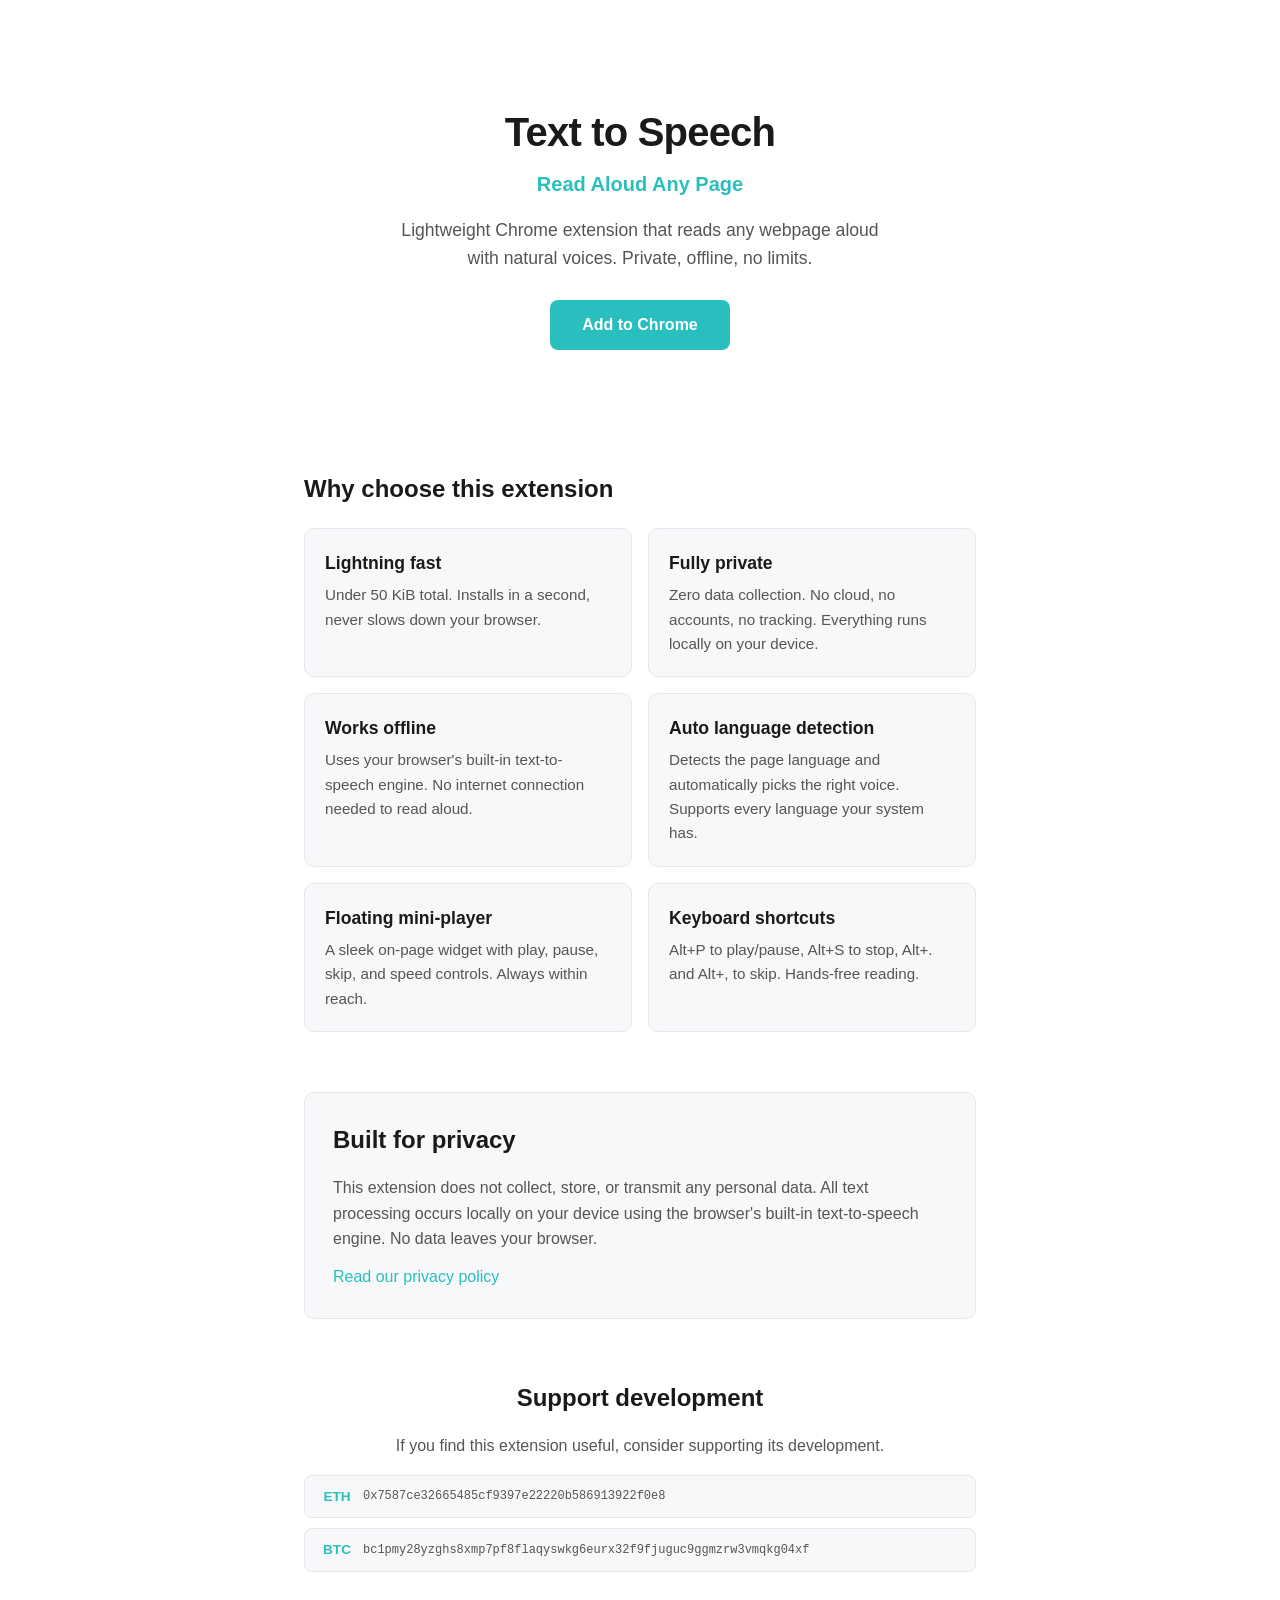
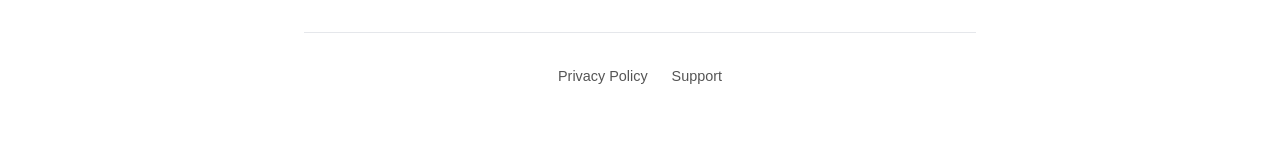
<file: docs/index.html>
<!DOCTYPE html>
<html lang="en">
<head>
  <meta charset="UTF-8">
  <meta name="viewport" content="width=device-width, initial-scale=1.0">
  <title>Text to Speech — Read Aloud Any Page</title>
  <meta name="description" content="Lightweight Chrome extension that reads any webpage aloud using built-in browser voices. Private, offline, no account needed.">
  <link rel="stylesheet" href="style.css">
</head>
<body>
  <main>
    <section class="hero">
      <h1>Text to Speech</h1>
      <p class="subtitle">Read Aloud Any Page</p>
      <p class="tagline">Lightweight Chrome extension that reads any webpage aloud with natural voices. Private, offline, no limits.</p>
      <a class="cta" href="https://chromewebstore.google.com/detail/EXTENSION_ID" target="_blank" rel="noopener">Add to Chrome</a>
    </section>

    <section class="features">
      <h2>Why choose this extension</h2>
      <div class="feature-grid">
        <div class="feature">
          <h3>Lightning fast</h3>
          <p>Under 50 KiB total. Installs in a second, never slows down your browser.</p>
        </div>
        <div class="feature">
          <h3>Fully private</h3>
          <p>Zero data collection. No cloud, no accounts, no tracking. Everything runs locally on your device.</p>
        </div>
        <div class="feature">
          <h3>Works offline</h3>
          <p>Uses your browser's built-in text-to-speech engine. No internet connection needed to read aloud.</p>
        </div>
        <div class="feature">
          <h3>Auto language detection</h3>
          <p>Detects the page language and automatically picks the right voice. Supports every language your system has.</p>
        </div>
        <div class="feature">
          <h3>Floating mini-player</h3>
          <p>A sleek on-page widget with play, pause, skip, and speed controls. Always within reach.</p>
        </div>
        <div class="feature">
          <h3>Keyboard shortcuts</h3>
          <p>Alt+P to play/pause, Alt+S to stop, Alt+. and Alt+, to skip. Hands-free reading.</p>
        </div>
      </div>
    </section>

    <section class="privacy">
      <h2>Built for privacy</h2>
      <p>This extension does not collect, store, or transmit any personal data. All text processing occurs locally on your device using the browser's built-in text-to-speech engine. No data leaves your browser.</p>
      <a href="privacy.html">Read our privacy policy</a>
    </section>

    <section id="donate" class="donate">
      <h2>Support development</h2>
      <p>If you find this extension useful, consider supporting its development.</p>
      <div class="crypto-addresses">
        <div class="crypto-row">
          <span class="crypto-label">ETH</span>
          <code>0x7587ce32665485cf9397e22220b586913922f0e8</code>
        </div>
        <div class="crypto-row">
          <span class="crypto-label">BTC</span>
          <code>bc1pmy28yzghs8xmp7pf8flaqyswkg6eurx32f9fjuguc9ggmzrw3vmqkg04xf</code>
        </div>
      </div>
    </section>

    <footer>
      <a href="privacy.html">Privacy Policy</a>
      <a href="https://github.com/AlexBatok/text-to-speech-extension/issues" target="_blank" rel="noopener">Support</a>
    </footer>
  </main>
</body>
</html>
</file>
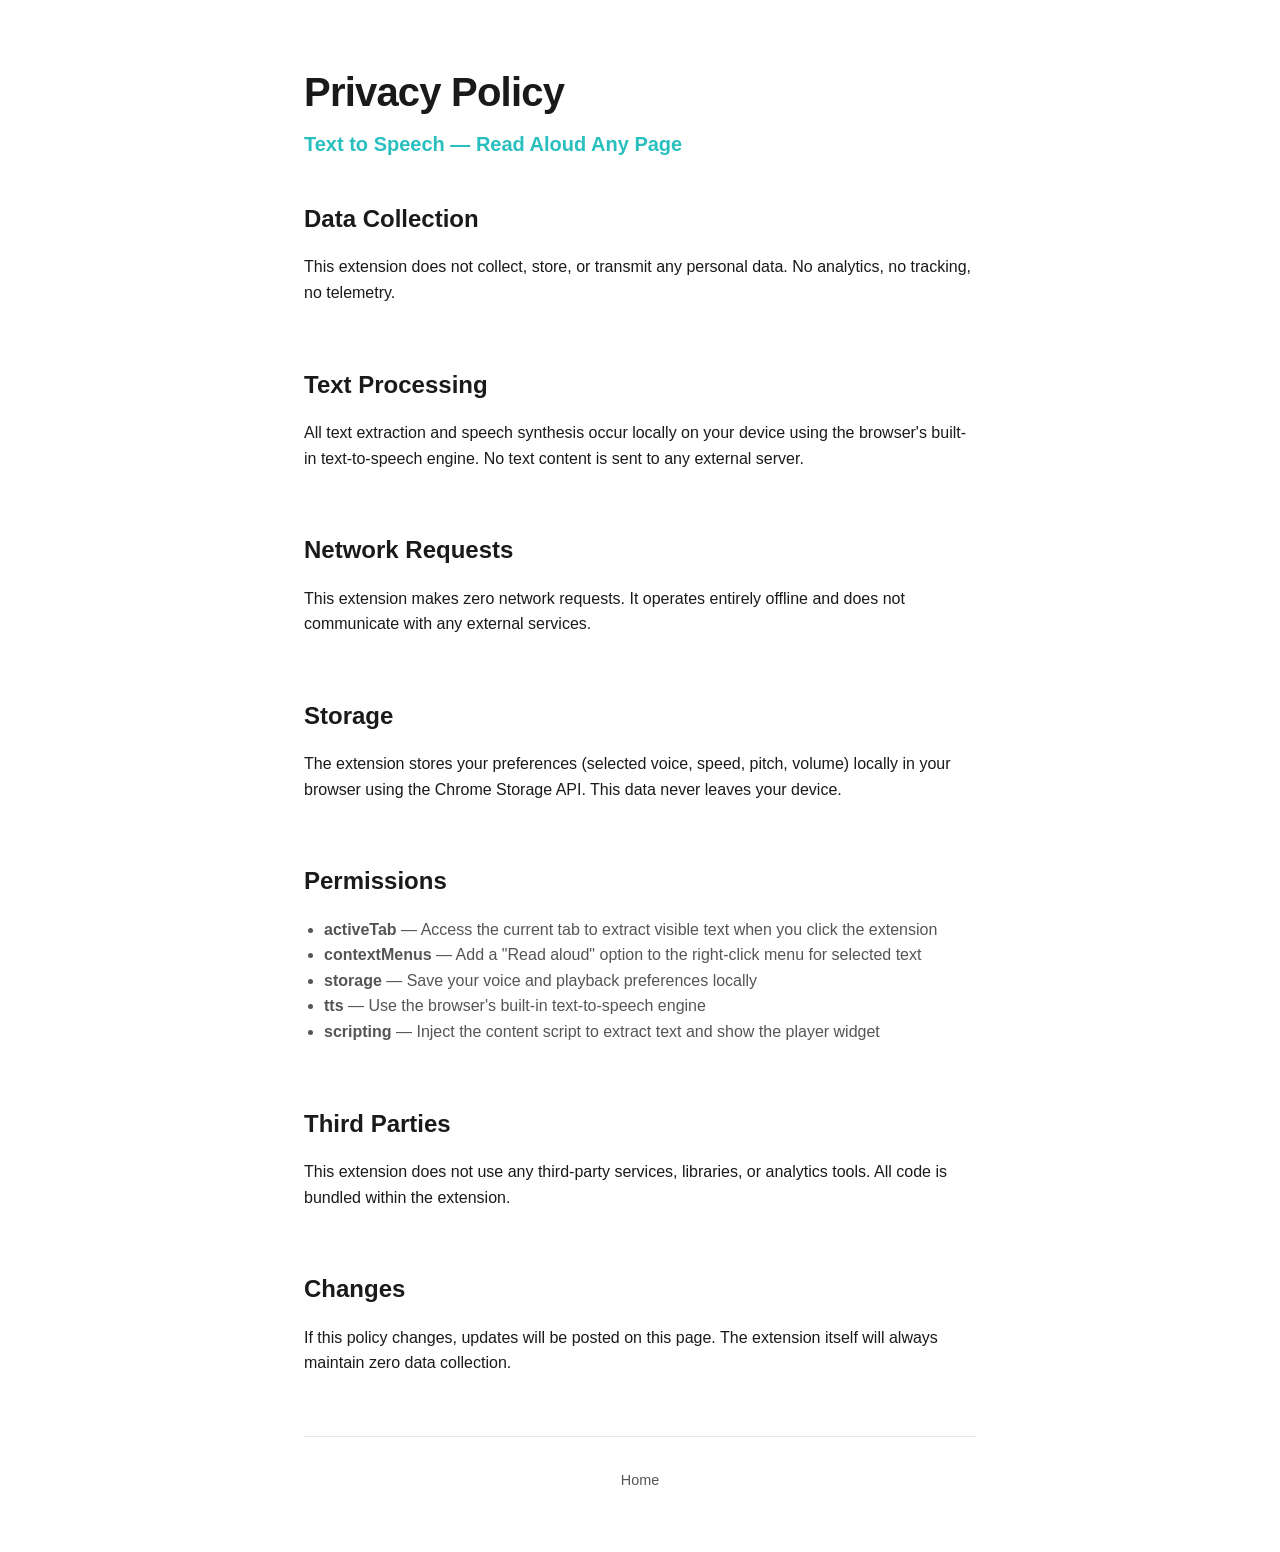
<file: docs/privacy.html>
<!DOCTYPE html>
<html lang="en">
<head>
  <meta charset="UTF-8">
  <meta name="viewport" content="width=device-width, initial-scale=1.0">
  <title>Privacy Policy — Text to Speech</title>
  <link rel="stylesheet" href="style.css">
</head>
<body>
  <main>
    <h1>Privacy Policy</h1>
    <p class="subtitle" style="margin-bottom: 40px;">Text to Speech — Read Aloud Any Page</p>

    <section>
      <h2>Data Collection</h2>
      <p>This extension does not collect, store, or transmit any personal data. No analytics, no tracking, no telemetry.</p>
    </section>

    <section>
      <h2>Text Processing</h2>
      <p>All text extraction and speech synthesis occur locally on your device using the browser's built-in text-to-speech engine. No text content is sent to any external server.</p>
    </section>

    <section>
      <h2>Network Requests</h2>
      <p>This extension makes zero network requests. It operates entirely offline and does not communicate with any external services.</p>
    </section>

    <section>
      <h2>Storage</h2>
      <p>The extension stores your preferences (selected voice, speed, pitch, volume) locally in your browser using the Chrome Storage API. This data never leaves your device.</p>
    </section>

    <section>
      <h2>Permissions</h2>
      <ul style="color: var(--text-muted); padding-left: 20px;">
        <li><strong>activeTab</strong> — Access the current tab to extract visible text when you click the extension</li>
        <li><strong>contextMenus</strong> — Add a "Read aloud" option to the right-click menu for selected text</li>
        <li><strong>storage</strong> — Save your voice and playback preferences locally</li>
        <li><strong>tts</strong> — Use the browser's built-in text-to-speech engine</li>
        <li><strong>scripting</strong> — Inject the content script to extract text and show the player widget</li>
      </ul>
    </section>

    <section>
      <h2>Third Parties</h2>
      <p>This extension does not use any third-party services, libraries, or analytics tools. All code is bundled within the extension.</p>
    </section>

    <section>
      <h2>Changes</h2>
      <p>If this policy changes, updates will be posted on this page. The extension itself will always maintain zero data collection.</p>
    </section>

    <footer>
      <a href="index.html">Home</a>
    </footer>
  </main>
</body>
</html>
</file>
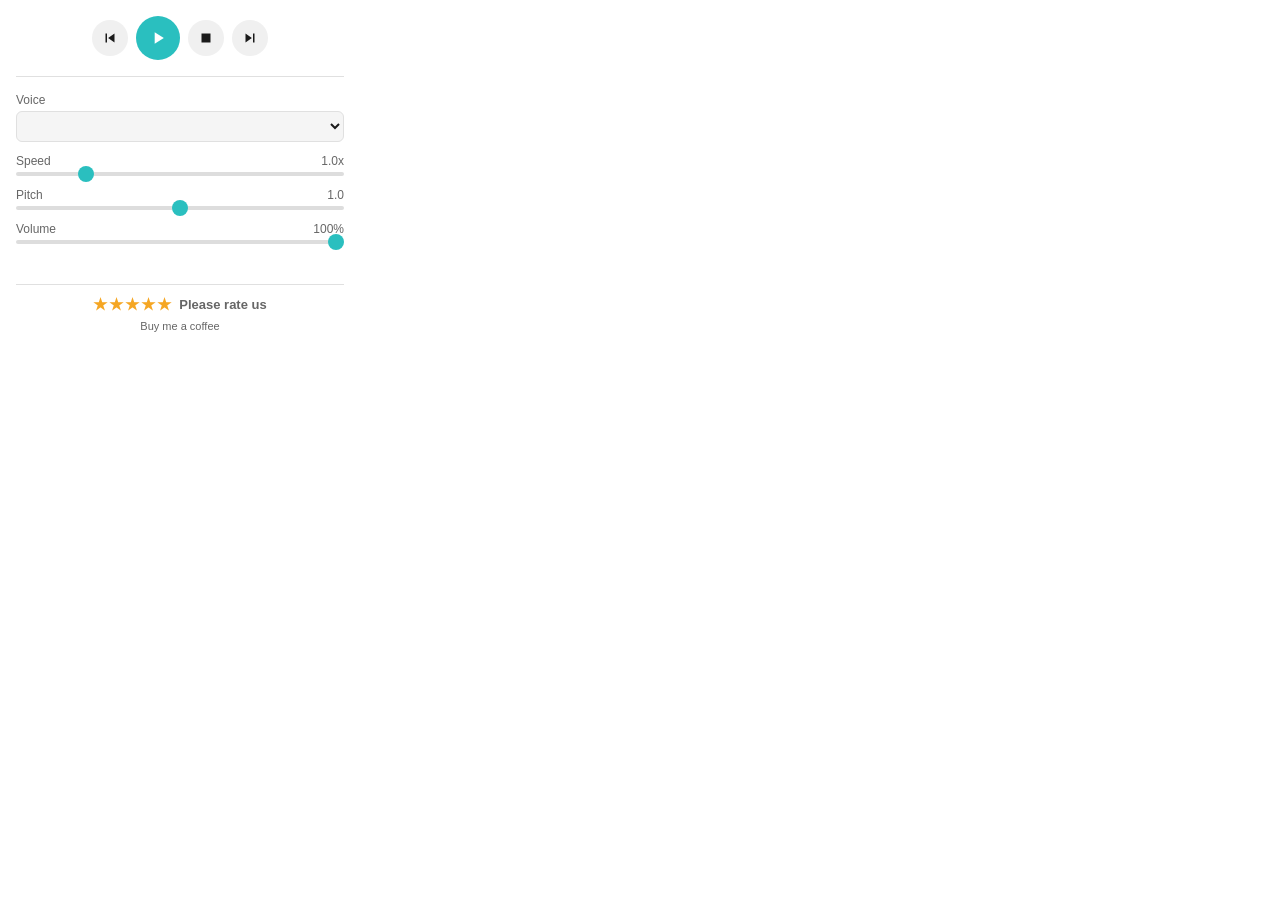
<file: popup/popup.html>
<!DOCTYPE html>
<html lang="en">
<head>
  <meta charset="UTF-8">
  <title>Text to Speech</title>
  <link rel="stylesheet" href="popup.css">
</head>
<body>
  <div class="popup">
    <div class="controls">
      <button id="rewind" class="btn-control" title="Previous (Alt+,)">
        <svg width="18" height="18" viewBox="0 0 24 24" fill="currentColor">
          <path d="M6 6h2v12H6zm3.5 6 8.5 6V6z"/>
        </svg>
      </button>
      <button id="play" class="btn-control btn-play" title="Play (Alt+P)">
        <svg width="20" height="20" viewBox="0 0 24 24" fill="currentColor">
          <path d="M8 5v14l11-7z"/>
        </svg>
      </button>
      <button id="pause" class="btn-control btn-play hidden" title="Pause (Alt+P)">
        <svg width="20" height="20" viewBox="0 0 24 24" fill="currentColor">
          <path d="M6 19h4V5H6v14zm8-14v14h4V5h-4z"/>
        </svg>
      </button>
      <button id="stop" class="btn-control" title="Stop (Alt+S)">
        <svg width="18" height="18" viewBox="0 0 24 24" fill="currentColor">
          <path d="M6 6h12v12H6z"/>
        </svg>
      </button>
      <button id="forward" class="btn-control" title="Next (Alt+.)">
        <svg width="18" height="18" viewBox="0 0 24 24" fill="currentColor">
          <path d="M6 18l8.5-6L6 6v12zM16 6v12h2V6h-2z"/>
        </svg>
      </button>
    </div>

    <div class="settings">
      <div class="setting-row">
        <label for="voice">Voice</label>
        <select id="voice"></select>
      </div>
      <div class="setting-row">
        <label for="speed">Speed <span id="speed-value">1.0x</span></label>
        <input type="range" id="speed" min="0.5" max="3" step="0.1" value="1">
      </div>
      <div class="setting-row">
        <label for="pitch">Pitch <span id="pitch-value">1.0</span></label>
        <input type="range" id="pitch" min="0" max="2" step="0.1" value="1">
      </div>
      <div class="setting-row">
        <label for="volume">Volume <span id="volume-value">100%</span></label>
        <input type="range" id="volume" min="0" max="1" step="0.05" value="1">
      </div>
    </div>

    <div id="tab-conflict" class="tab-conflict hidden">
      <button id="read-this-tab" class="btn-small btn-accent">Read this page</button>
    </div>

    <div id="status" class="status"></div>

    <a id="rate-link" class="rate-link" href="#" target="_blank">
      <span class="stars">&#9733;&#9733;&#9733;&#9733;&#9733;</span>
      <span>Please rate us</span>
    </a>
    <a class="coffee-link" href="https://alexbatok.github.io/text-to-speech-extension/#donate" target="_blank">Buy me a coffee</a>
  </div>

  <script src="popup.js"></script>
</body>
</html>
</file>
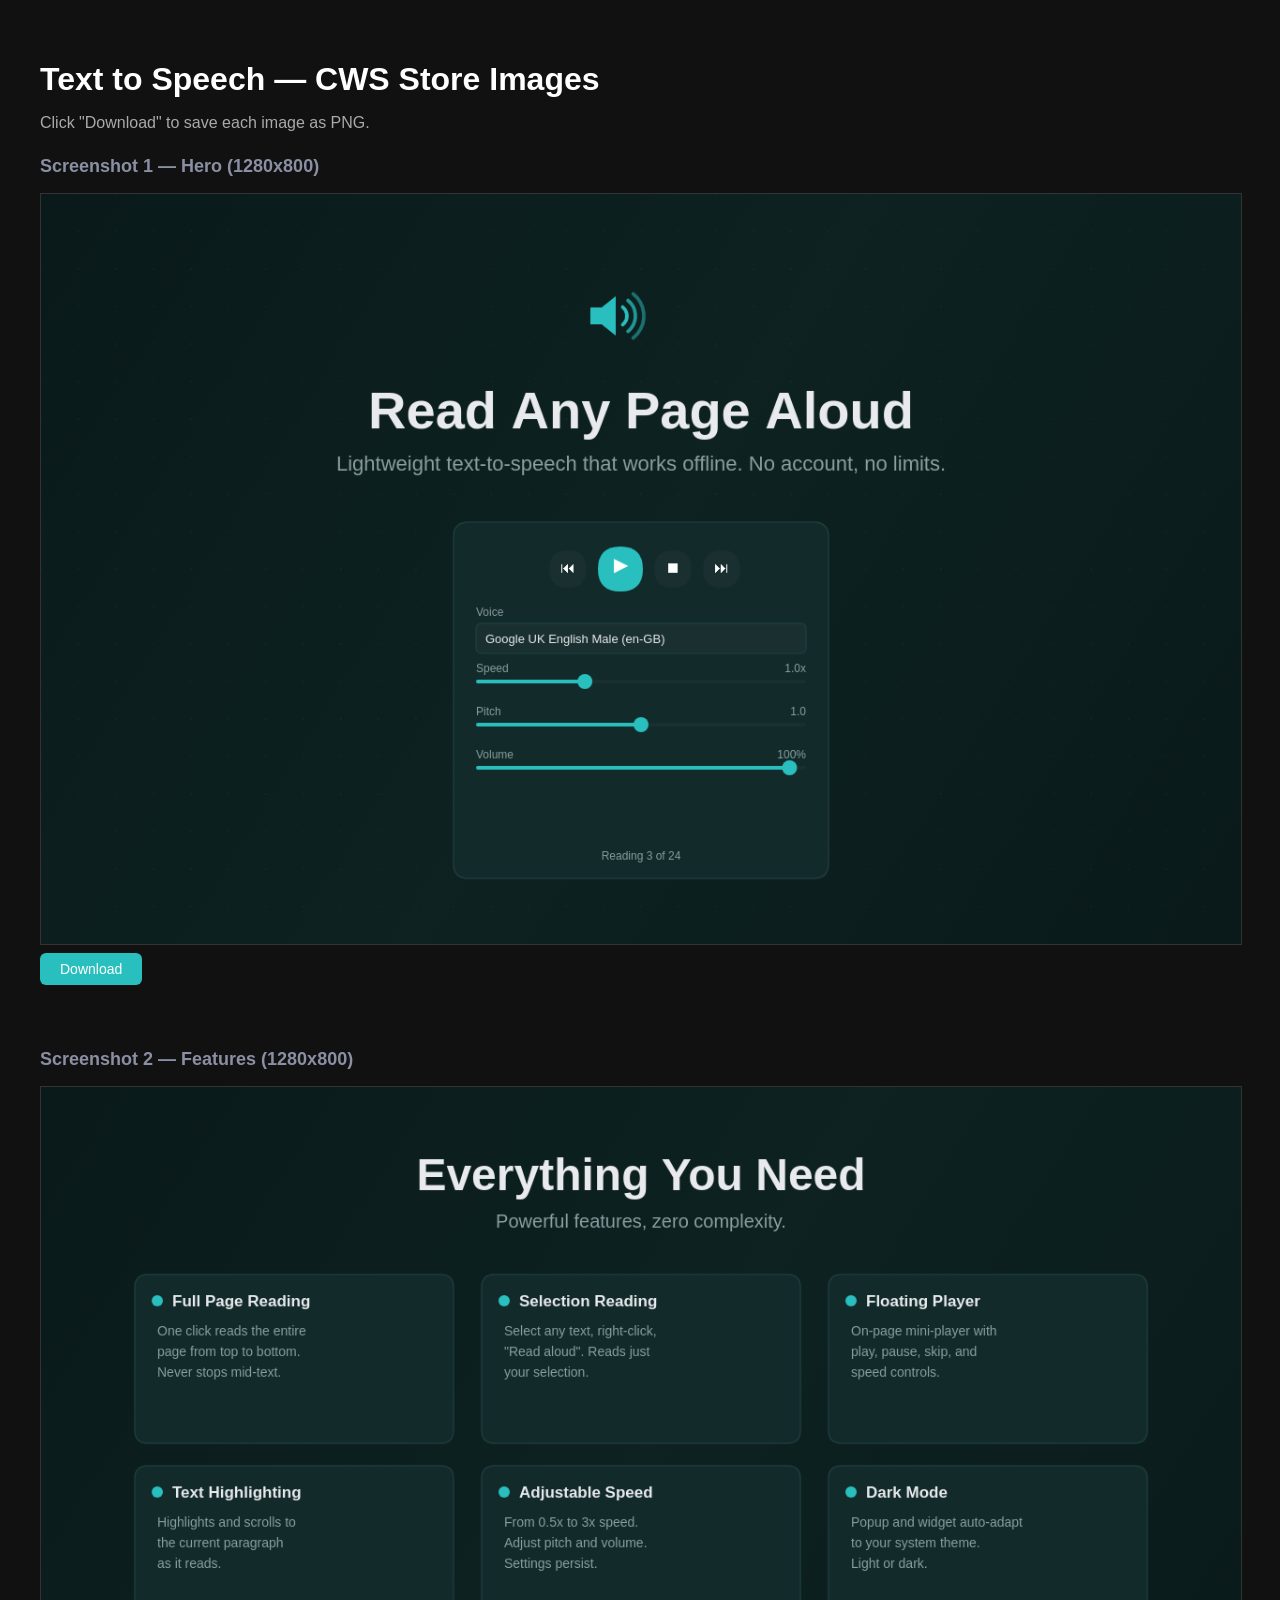
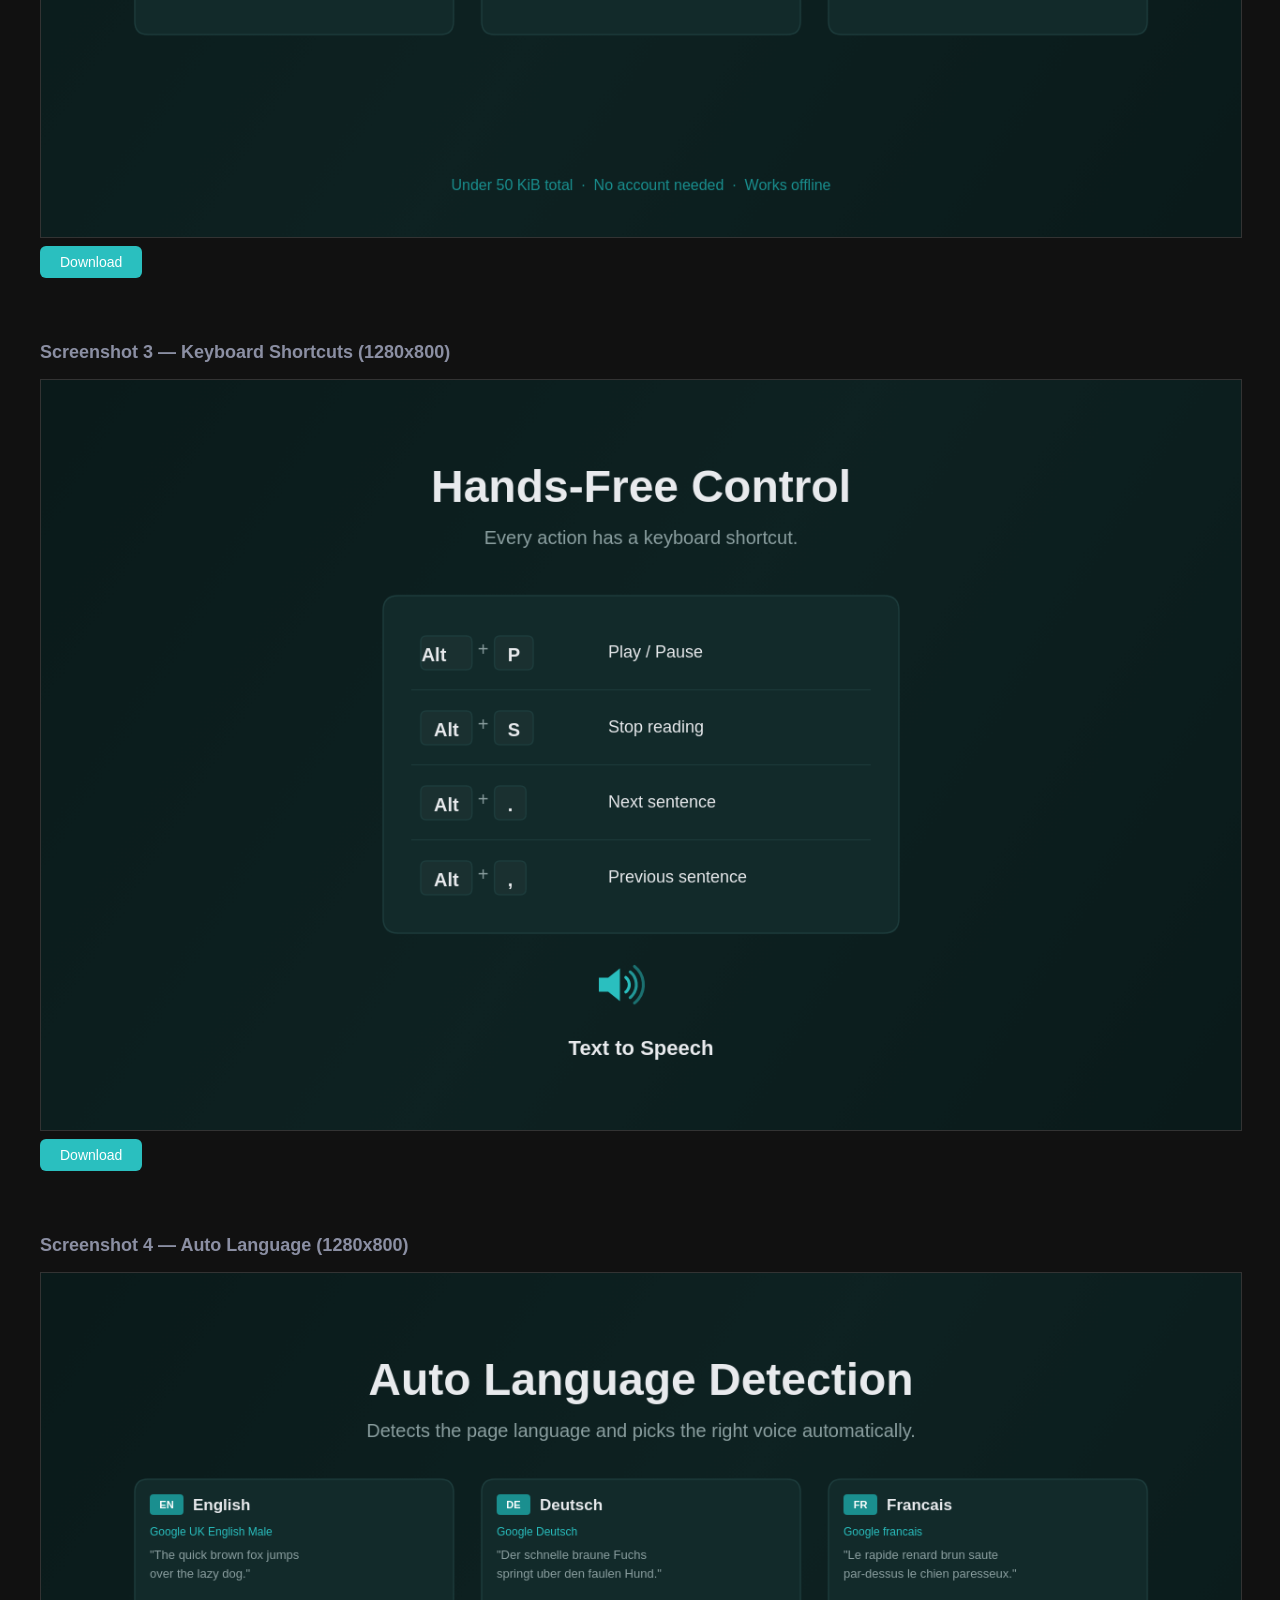
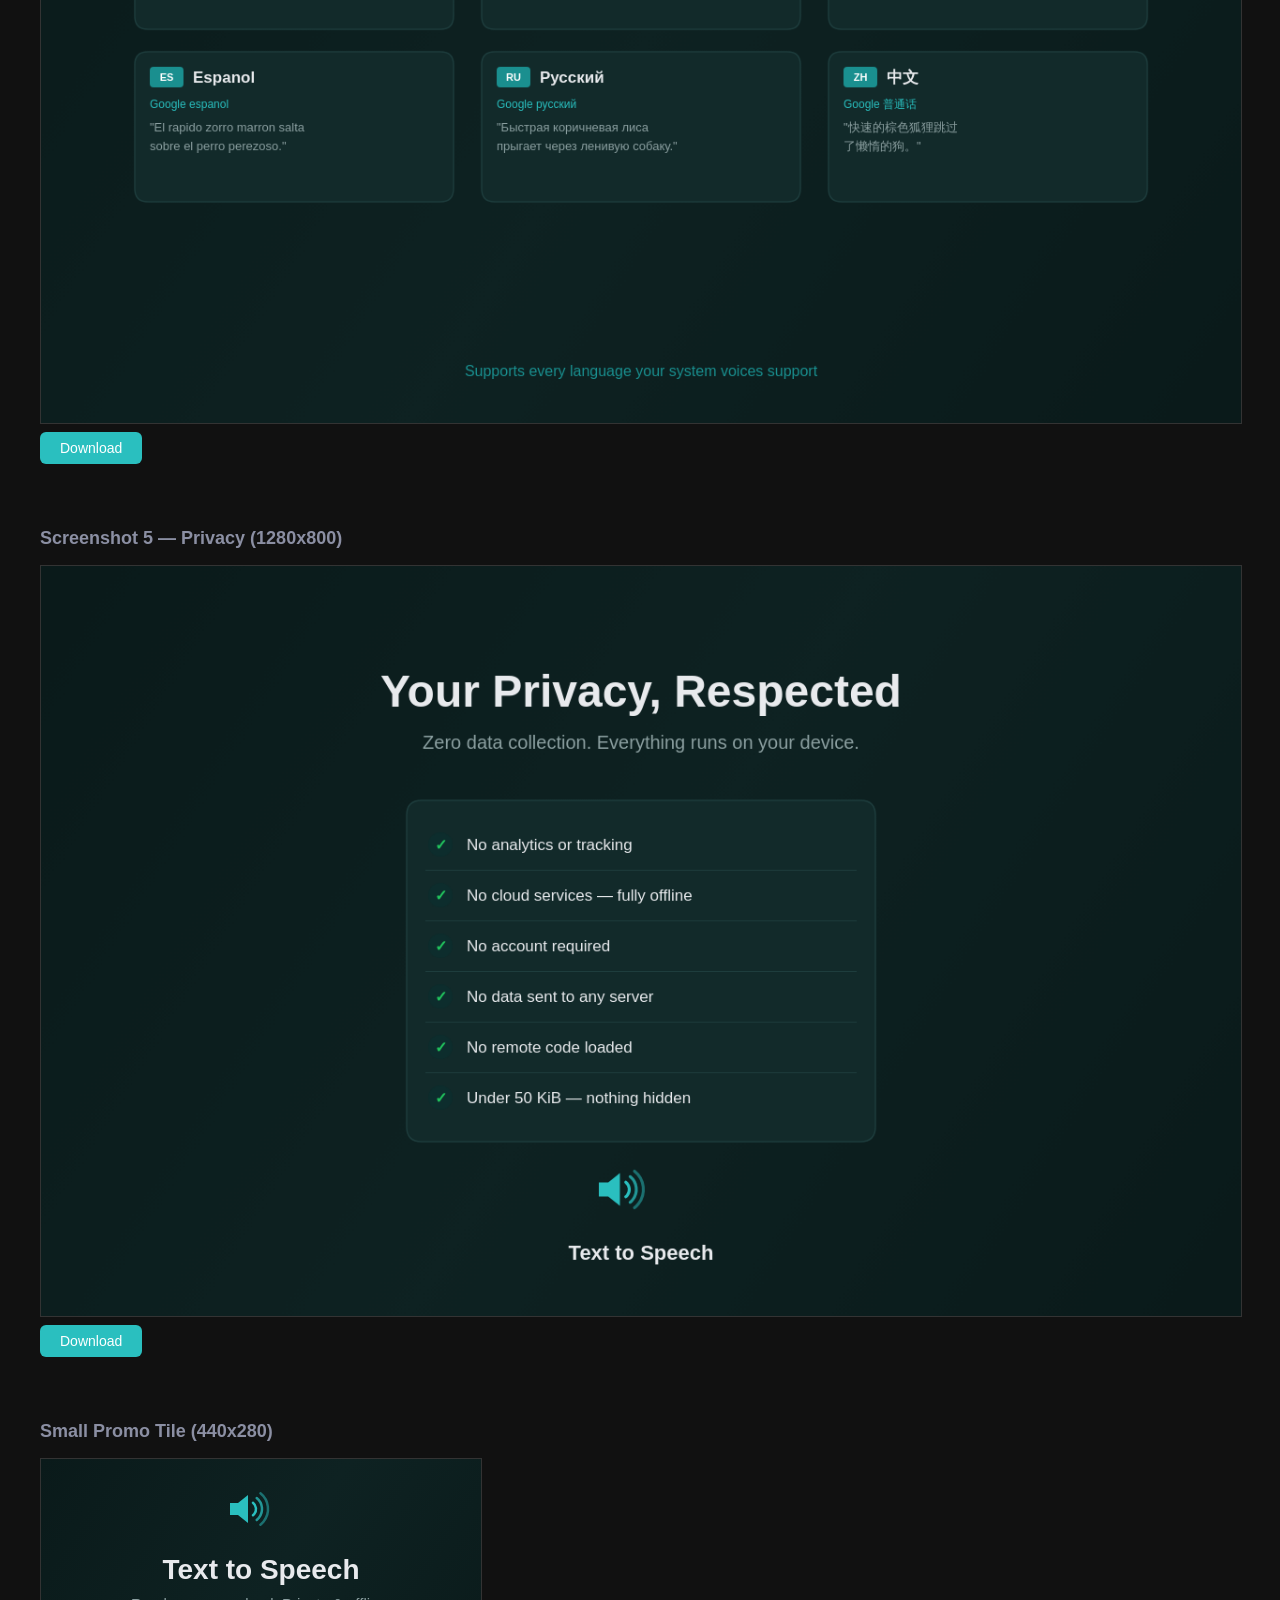
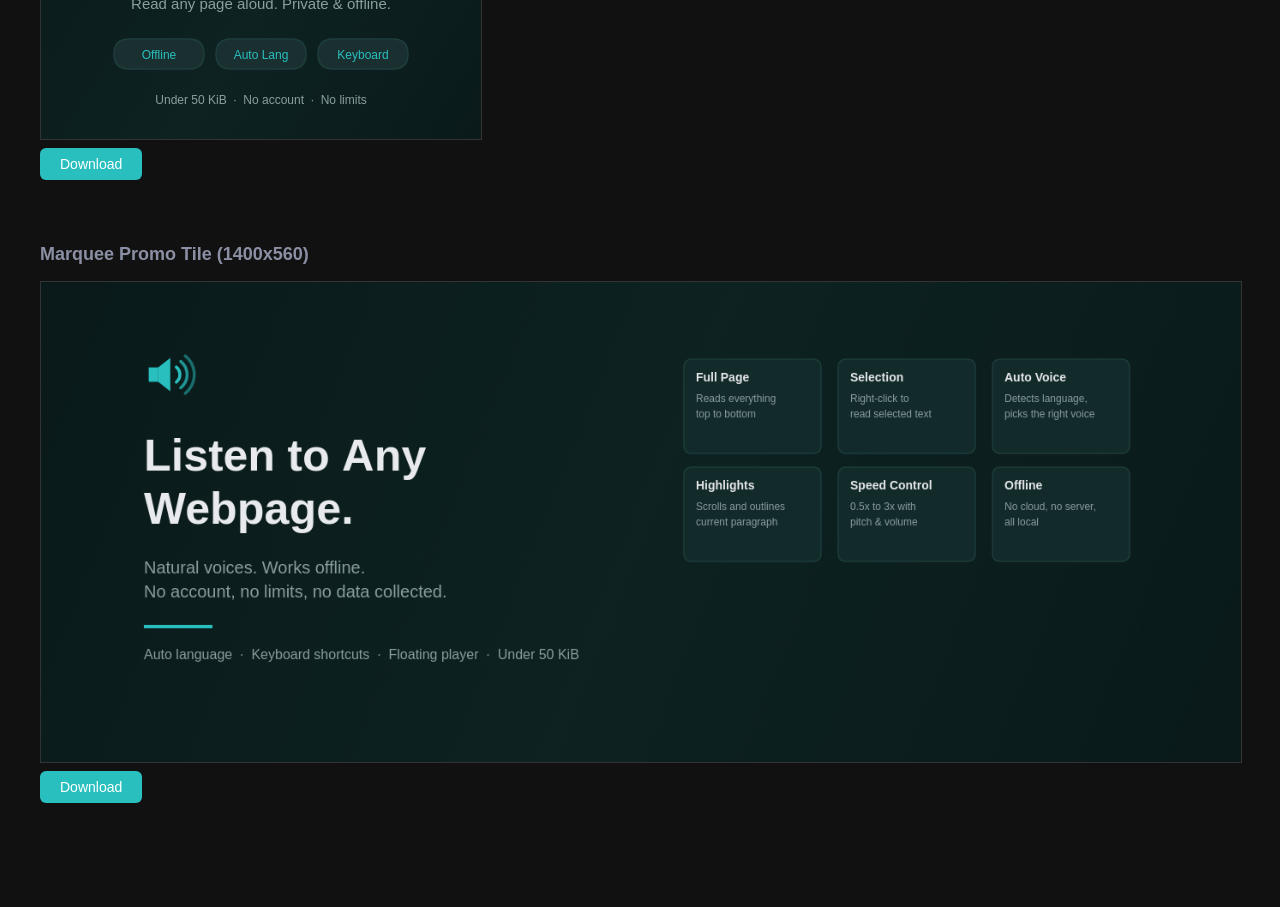
<file: tools/generate-store-images.html>
<!DOCTYPE html>
<html lang="en">
<head>
  <meta charset="UTF-8">
  <title>Text to Speech — CWS Store Image Generator</title>
  <style>
    body { font-family: -apple-system, BlinkMacSystemFont, "Segoe UI", sans-serif; background: #111; color: #fff; padding: 32px; }
    h1 { margin-bottom: 8px; }
    p { color: #aaa; margin-bottom: 24px; }
    .section { margin-bottom: 48px; }
    .section h2 { margin-bottom: 16px; font-size: 18px; color: #8b8fa3; }
    canvas { display: block; border: 1px solid #333; margin-bottom: 8px; max-width: 100%; }
    button { padding: 8px 20px; background: #2abfbf; color: #fff; border: none; border-radius: 6px; cursor: pointer; font-size: 14px; margin-right: 8px; margin-bottom: 16px; }
    button:hover { background: #22a3a3; }
  </style>
</head>
<body>
  <h1>Text to Speech — CWS Store Images</h1>
  <p>Click "Download" to save each image as PNG.</p>

  <div class="section">
    <h2>Screenshot 1 — Hero (1280x800)</h2>
    <canvas id="ss1" width="1280" height="800"></canvas>
    <button onclick="download('ss1','screenshot-1-hero.png')">Download</button>
  </div>

  <div class="section">
    <h2>Screenshot 2 — Features (1280x800)</h2>
    <canvas id="ss2" width="1280" height="800"></canvas>
    <button onclick="download('ss2','screenshot-2-features.png')">Download</button>
  </div>

  <div class="section">
    <h2>Screenshot 3 — Keyboard Shortcuts (1280x800)</h2>
    <canvas id="ss3" width="1280" height="800"></canvas>
    <button onclick="download('ss3','screenshot-3-keyboard.png')">Download</button>
  </div>

  <div class="section">
    <h2>Screenshot 4 — Auto Language (1280x800)</h2>
    <canvas id="ss4" width="1280" height="800"></canvas>
    <button onclick="download('ss4','screenshot-4-language.png')">Download</button>
  </div>

  <div class="section">
    <h2>Screenshot 5 — Privacy (1280x800)</h2>
    <canvas id="ss5" width="1280" height="800"></canvas>
    <button onclick="download('ss5','screenshot-5-privacy.png')">Download</button>
  </div>

  <div class="section">
    <h2>Small Promo Tile (440x280)</h2>
    <canvas id="tile-small" width="440" height="280"></canvas>
    <button onclick="download('tile-small','promo-small-440x280.png')">Download</button>
  </div>

  <div class="section">
    <h2>Marquee Promo Tile (1400x560)</h2>
    <canvas id="tile-marquee" width="1400" height="560"></canvas>
    <button onclick="download('tile-marquee','promo-marquee-1400x560.png')">Download</button>
  </div>

<script>
// ── Color palette ──
const BG_DARK = '#0a1a1a';
const BG_MID = '#0e2222';
const BG_CARD = '#122a2a';
const ACCENT = '#2abfbf';
const ACCENT_DIM = '#1a8f8f';
const TEXT = '#e8eaed';
const MUTED = '#8b9fa0';
const BORDER = '#1e3d3d';

// ── Helpers ──
function roundRect(ctx, x, y, w, h, r) {
  ctx.beginPath();
  ctx.moveTo(x + r, y);
  ctx.lineTo(x + w - r, y);
  ctx.quadraticCurveTo(x + w, y, x + w, y + r);
  ctx.lineTo(x + w, y + h - r);
  ctx.quadraticCurveTo(x + w, y + h, x + w - r, y + h);
  ctx.lineTo(x + r, y + h);
  ctx.quadraticCurveTo(x, y + h, x, y + h - r);
  ctx.lineTo(x, y + r);
  ctx.quadraticCurveTo(x, y, x + r, y);
  ctx.closePath();
}

function fillRR(ctx, x, y, w, h, r, fill) {
  roundRect(ctx, x, y, w, h, r);
  ctx.fillStyle = fill;
  ctx.fill();
}

function strokeRR(ctx, x, y, w, h, r, stroke, lw = 1.5) {
  roundRect(ctx, x, y, w, h, r);
  ctx.strokeStyle = stroke;
  ctx.lineWidth = lw;
  ctx.stroke();
}

function gradBg(ctx, w, h) {
  const g = ctx.createLinearGradient(0, 0, w, h);
  g.addColorStop(0, BG_DARK);
  g.addColorStop(0.5, BG_MID);
  g.addColorStop(1, BG_DARK);
  ctx.fillStyle = g;
  ctx.fillRect(0, 0, w, h);
}

function drawSpeakerIcon(ctx, x, y, size) {
  const s = size / 40;
  ctx.save();
  ctx.translate(x, y);

  // Speaker body
  ctx.fillStyle = ACCENT;
  ctx.beginPath();
  ctx.rect(4*s, 14*s, 8*s, 12*s);
  ctx.fill();

  // Cone
  ctx.beginPath();
  ctx.moveTo(12*s, 14*s);
  ctx.lineTo(22*s, 6*s);
  ctx.lineTo(22*s, 34*s);
  ctx.lineTo(12*s, 26*s);
  ctx.closePath();
  ctx.fill();

  // Waves
  ctx.strokeStyle = ACCENT;
  ctx.lineWidth = 2.5 * s;
  ctx.lineCap = 'round';
  for (let i = 0; i < 3; i++) {
    const r = (8 + i * 6) * s;
    ctx.beginPath();
    ctx.arc(22*s, 20*s, r, -0.9, 0.9);
    ctx.globalAlpha = 1 - i * 0.25;
    ctx.stroke();
  }
  ctx.globalAlpha = 1;
  ctx.restore();
}

function drawKbd(ctx, x, y, text, fontSize = 18) {
  ctx.font = `600 ${fontSize}px -apple-system, BlinkMacSystemFont, "Segoe UI", sans-serif`;
  const tw = ctx.measureText(text).width;
  const pad = 14;
  const h = fontSize + 16;
  fillRR(ctx, x, y, tw + pad * 2, h, 6, '#1a3030');
  strokeRR(ctx, x, y, tw + pad * 2, h, 6, BORDER, 1.5);
  ctx.fillStyle = TEXT;
  ctx.fillText(text, x + pad, y + h - 9);
  return tw + pad * 2;
}

function download(id, filename) {
  const c = document.getElementById(id);
  const a = document.createElement('a');
  a.download = filename;
  a.href = c.toDataURL('image/png');
  a.click();
}

// ════════════════════════════════
// Screenshot 1: Hero
// ════════════════════════════════
(function() {
  const c = document.getElementById('ss1');
  const ctx = c.getContext('2d');
  gradBg(ctx, 1280, 800);

  // Dots pattern
  ctx.fillStyle = 'rgba(42,191,191,0.06)';
  for (let gx = 0; gx < 1280; gx += 40) {
    for (let gy = 0; gy < 800; gy += 40) {
      ctx.beginPath();
      ctx.arc(gx, gy, 1.2, 0, Math.PI * 2);
      ctx.fill();
    }
  }

  // Speaker icon
  drawSpeakerIcon(ctx, 580, 100, 60);

  // Title
  ctx.font = '700 56px -apple-system, BlinkMacSystemFont, "Segoe UI", sans-serif';
  ctx.fillStyle = TEXT;
  ctx.textAlign = 'center';
  ctx.fillText('Read Any Page Aloud', 640, 250);

  // Subtitle
  ctx.font = '400 22px -apple-system, BlinkMacSystemFont, "Segoe UI", sans-serif';
  ctx.fillStyle = MUTED;
  ctx.fillText('Lightweight text-to-speech that works offline. No account, no limits.', 640, 295);

  // Popup mockup
  const px = 440, py = 350, pw = 400, ph = 380;
  fillRR(ctx, px, py, pw, ph, 16, BG_CARD);
  strokeRR(ctx, px, py, pw, ph, 16, BORDER);

  // Controls row
  const btnY = py + 30;
  const btns = ['⏮', '▶', '⏹', '⏭'];
  const btnW = 40;
  const totalBtns = btns.length * btnW + (btns.length - 1) * 12;
  let bx = px + (pw - totalBtns) / 2;

  btns.forEach((icon, i) => {
    const isPlay = i === 1;
    const r = isPlay ? 24 : 20;
    fillRR(ctx, bx, btnY - (isPlay ? 4 : 0), isPlay ? 48 : btnW, isPlay ? 48 : btnW, r, isPlay ? ACCENT : '#1a3030');
    ctx.font = `${isPlay ? 20 : 16}px -apple-system`;
    ctx.fillStyle = '#fff';
    ctx.textAlign = 'center';
    ctx.fillText(icon, bx + (isPlay ? 24 : 20), btnY + (isPlay ? 22 : 24));
    bx += (isPlay ? 48 : btnW) + 12;
  });

  // Voice dropdown
  ctx.textAlign = 'left';
  const dy = py + 100;
  ctx.font = '400 12px -apple-system, BlinkMacSystemFont, "Segoe UI", sans-serif';
  ctx.fillStyle = MUTED;
  ctx.fillText('Voice', px + 24, dy);
  fillRR(ctx, px + 24, dy + 8, pw - 48, 32, 6, '#1a3030');
  strokeRR(ctx, px + 24, dy + 8, pw - 48, 32, 6, BORDER);
  ctx.font = '400 13px -apple-system, BlinkMacSystemFont, "Segoe UI", sans-serif';
  ctx.fillStyle = TEXT;
  ctx.fillText('Google UK English Male (en-GB)', px + 34, dy + 29);

  // Speed slider
  const sy = dy + 60;
  ctx.font = '400 12px -apple-system, BlinkMacSystemFont, "Segoe UI", sans-serif';
  ctx.fillStyle = MUTED;
  ctx.fillText('Speed', px + 24, sy);
  ctx.textAlign = 'right';
  ctx.fillText('1.0x', px + pw - 24, sy);
  ctx.textAlign = 'left';
  fillRR(ctx, px + 24, sy + 8, pw - 48, 4, 2, '#1a3030');
  fillRR(ctx, px + 24, sy + 8, (pw - 48) * 0.33, 4, 2, ACCENT);
  ctx.beginPath();
  ctx.arc(px + 24 + (pw - 48) * 0.33, sy + 10, 8, 0, Math.PI * 2);
  ctx.fillStyle = ACCENT;
  ctx.fill();

  // Pitch slider
  const py2 = sy + 46;
  ctx.font = '400 12px -apple-system, BlinkMacSystemFont, "Segoe UI", sans-serif';
  ctx.fillStyle = MUTED;
  ctx.textAlign = 'left';
  ctx.fillText('Pitch', px + 24, py2);
  ctx.textAlign = 'right';
  ctx.fillText('1.0', px + pw - 24, py2);
  ctx.textAlign = 'left';
  fillRR(ctx, px + 24, py2 + 8, pw - 48, 4, 2, '#1a3030');
  fillRR(ctx, px + 24, py2 + 8, (pw - 48) * 0.5, 4, 2, ACCENT);
  ctx.beginPath();
  ctx.arc(px + 24 + (pw - 48) * 0.5, py2 + 10, 8, 0, Math.PI * 2);
  ctx.fillStyle = ACCENT;
  ctx.fill();

  // Volume slider
  const py3 = py2 + 46;
  ctx.fillStyle = MUTED;
  ctx.fillText('Volume', px + 24, py3);
  ctx.textAlign = 'right';
  ctx.fillText('100%', px + pw - 24, py3);
  ctx.textAlign = 'left';
  fillRR(ctx, px + 24, py3 + 8, pw - 48, 4, 2, '#1a3030');
  fillRR(ctx, px + 24, py3 + 8, (pw - 48) * 0.95, 4, 2, ACCENT);
  ctx.beginPath();
  ctx.arc(px + 24 + (pw - 48) * 0.95, py3 + 10, 8, 0, Math.PI * 2);
  ctx.fillStyle = ACCENT;
  ctx.fill();

  // Status
  ctx.textAlign = 'center';
  ctx.font = '400 12px -apple-system, BlinkMacSystemFont, "Segoe UI", sans-serif';
  ctx.fillStyle = MUTED;
  ctx.fillText('Reading 3 of 24', px + pw / 2, py + ph - 20);
  ctx.textAlign = 'left';
})();

// ════════════════════════════════
// Screenshot 2: Features
// ════════════════════════════════
(function() {
  const c = document.getElementById('ss2');
  const ctx = c.getContext('2d');
  gradBg(ctx, 1280, 800);

  ctx.font = '700 48px -apple-system, BlinkMacSystemFont, "Segoe UI", sans-serif';
  ctx.fillStyle = TEXT;
  ctx.textAlign = 'center';
  ctx.fillText('Everything You Need', 640, 110);
  ctx.font = '400 20px -apple-system, BlinkMacSystemFont, "Segoe UI", sans-serif';
  ctx.fillStyle = MUTED;
  ctx.fillText('Powerful features, zero complexity.', 640, 150);

  const features = [
    ['Full Page Reading', 'One click reads the entire\npage from top to bottom.\nNever stops mid-text.'],
    ['Selection Reading', 'Select any text, right-click,\n"Read aloud". Reads just\nyour selection.'],
    ['Floating Player', 'On-page mini-player with\nplay, pause, skip, and\nspeed controls.'],
    ['Text Highlighting', 'Highlights and scrolls to\nthe current paragraph\nas it reads.'],
    ['Adjustable Speed', 'From 0.5x to 3x speed.\nAdjust pitch and volume.\nSettings persist.'],
    ['Dark Mode', 'Popup and widget auto-adapt\nto your system theme.\nLight or dark.'],
  ];

  const cardW = 340, cardH = 180, gapX = 30, gapY = 24;
  const totalW = 3 * cardW + 2 * gapX;
  const ox = (1280 - totalW) / 2;
  const oy = 200;

  features.forEach(([title, desc], i) => {
    const col = i % 3, row = Math.floor(i / 3);
    const cx = ox + col * (cardW + gapX);
    const cy = oy + row * (cardH + gapY);

    fillRR(ctx, cx, cy, cardW, cardH, 14, BG_CARD);
    strokeRR(ctx, cx, cy, cardW, cardH, 14, BORDER);

    // Accent dot
    ctx.beginPath();
    ctx.arc(cx + 24, cy + 28, 6, 0, Math.PI * 2);
    ctx.fillStyle = ACCENT;
    ctx.fill();

    ctx.font = '650 17px -apple-system, BlinkMacSystemFont, "Segoe UI", sans-serif';
    ctx.fillStyle = TEXT;
    ctx.textAlign = 'left';
    ctx.fillText(title, cx + 40, cy + 34);

    ctx.font = '400 14px -apple-system, BlinkMacSystemFont, "Segoe UI", sans-serif';
    ctx.fillStyle = MUTED;
    desc.split('\n').forEach((line, li) => {
      ctx.fillText(line, cx + 24, cy + 65 + li * 22);
    });
  });

  // Bottom tagline
  ctx.textAlign = 'center';
  ctx.font = '400 16px -apple-system, BlinkMacSystemFont, "Segoe UI", sans-serif';
  ctx.fillStyle = ACCENT_DIM;
  ctx.fillText('Under 50 KiB total  ·  No account needed  ·  Works offline', 640, 750);
  ctx.textAlign = 'left';
})();

// ════════════════════════════════
// Screenshot 3: Keyboard Shortcuts
// ════════════════════════════════
(function() {
  const c = document.getElementById('ss3');
  const ctx = c.getContext('2d');
  gradBg(ctx, 1280, 800);

  ctx.font = '700 48px -apple-system, BlinkMacSystemFont, "Segoe UI", sans-serif';
  ctx.fillStyle = TEXT;
  ctx.textAlign = 'center';
  ctx.fillText('Hands-Free Control', 640, 130);
  ctx.font = '400 20px -apple-system, BlinkMacSystemFont, "Segoe UI", sans-serif';
  ctx.fillStyle = MUTED;
  ctx.fillText('Every action has a keyboard shortcut.', 640, 175);

  const shortcuts = [
    ['Alt', 'P', 'Play / Pause'],
    ['Alt', 'S', 'Stop reading'],
    ['Alt', '.', 'Next sentence'],
    ['Alt', ',', 'Previous sentence'],
  ];

  const cardW = 550, rowH = 80;
  const cardH = shortcuts.length * rowH + 40;
  const cx = (1280 - cardW) / 2;
  const cy = 230;

  fillRR(ctx, cx, cy, cardW, cardH, 16, BG_CARD);
  strokeRR(ctx, cx, cy, cardW, cardH, 16, BORDER);

  shortcuts.forEach(([key1, key2, desc], i) => {
    const ry = cy + 20 + i * rowH + rowH / 2;

    const kx = cx + 40;
    const w1 = drawKbd(ctx, kx, ry - 17, key1, 20);
    ctx.font = '400 20px -apple-system, BlinkMacSystemFont, "Segoe UI", sans-serif';
    ctx.fillStyle = MUTED;
    ctx.textAlign = 'center';
    ctx.fillText('+', kx + w1 + 12, ry + 4);
    ctx.textAlign = 'left';
    drawKbd(ctx, kx + w1 + 24, ry - 17, key2, 20);

    ctx.font = '400 18px -apple-system, BlinkMacSystemFont, "Segoe UI", sans-serif';
    ctx.fillStyle = TEXT;
    ctx.fillText(desc, cx + 240, ry + 6);

    if (i < shortcuts.length - 1) {
      ctx.fillStyle = BORDER;
      ctx.fillRect(cx + 30, ry + rowH / 2, cardW - 60, 1);
    }
  });

  // Bottom
  drawSpeakerIcon(ctx, 590, 620, 50);
  ctx.font = '600 22px -apple-system, BlinkMacSystemFont, "Segoe UI", sans-serif';
  ctx.fillStyle = TEXT;
  ctx.textAlign = 'center';
  ctx.fillText('Text to Speech', 640, 720);
  ctx.textAlign = 'left';
})();

// ════════════════════════════════
// Screenshot 4: Auto Language
// ════════════════════════════════
(function() {
  const c = document.getElementById('ss4');
  const ctx = c.getContext('2d');
  gradBg(ctx, 1280, 800);

  ctx.font = '700 48px -apple-system, BlinkMacSystemFont, "Segoe UI", sans-serif';
  ctx.fillStyle = TEXT;
  ctx.textAlign = 'center';
  ctx.fillText('Auto Language Detection', 640, 130);
  ctx.font = '400 20px -apple-system, BlinkMacSystemFont, "Segoe UI", sans-serif';
  ctx.fillStyle = MUTED;
  ctx.fillText('Detects the page language and picks the right voice automatically.', 640, 175);

  const langs = [
    ['English', 'en', 'Google UK English Male', '"The quick brown fox jumps\nover the lazy dog."'],
    ['Deutsch', 'de', 'Google Deutsch', '"Der schnelle braune Fuchs\nspringt uber den faulen Hund."'],
    ['Francais', 'fr', 'Google francais', '"Le rapide renard brun saute\npar-dessus le chien paresseux."'],
    ['Espanol', 'es', 'Google espanol', '"El rapido zorro marron salta\nsobre el perro perezoso."'],
    ['Русский', 'ru', 'Google русский', '"Быстрая коричневая лиса\nпрыгает через ленивую собаку."'],
    ['中文', 'zh', 'Google 普通话', '"快速的棕色狐狸跳过\n了懒惰的狗。"'],
  ];

  const cardW = 340, cardH = 160, gapX = 30, gapY = 24;
  const totalW = 3 * cardW + 2 * gapX;
  const ox = (1280 - totalW) / 2;
  const oy = 220;

  langs.forEach(([name, code, voice, sample], i) => {
    const col = i % 3, row = Math.floor(i / 3);
    const cx = ox + col * (cardW + gapX);
    const cy = oy + row * (cardH + gapY);

    fillRR(ctx, cx, cy, cardW, cardH, 14, BG_CARD);
    strokeRR(ctx, cx, cy, cardW, cardH, 14, BORDER);

    // Language badge
    fillRR(ctx, cx + 16, cy + 16, 36, 22, 4, ACCENT_DIM);
    ctx.font = '700 11px -apple-system, BlinkMacSystemFont, "Segoe UI", sans-serif';
    ctx.fillStyle = '#fff';
    ctx.textAlign = 'center';
    ctx.fillText(code.toUpperCase(), cx + 34, cy + 31);

    // Language name
    ctx.textAlign = 'left';
    ctx.font = '650 17px -apple-system, BlinkMacSystemFont, "Segoe UI", sans-serif';
    ctx.fillStyle = TEXT;
    ctx.fillText(name, cx + 62, cy + 33);

    // Voice name
    ctx.font = '400 12px -apple-system, BlinkMacSystemFont, "Segoe UI", sans-serif';
    ctx.fillStyle = ACCENT;
    ctx.fillText(voice, cx + 16, cy + 60);

    // Sample text
    ctx.font = '400 13px -apple-system, BlinkMacSystemFont, "Segoe UI", sans-serif';
    ctx.fillStyle = MUTED;
    sample.split('\n').forEach((line, li) => {
      ctx.fillText(line, cx + 16, cy + 85 + li * 20);
    });
  });

  ctx.textAlign = 'center';
  ctx.font = '400 16px -apple-system, BlinkMacSystemFont, "Segoe UI", sans-serif';
  ctx.fillStyle = ACCENT_DIM;
  ctx.fillText('Supports every language your system voices support', 640, 750);
  ctx.textAlign = 'left';
})();

// ════════════════════════════════
// Screenshot 5: Privacy
// ════════════════════════════════
(function() {
  const c = document.getElementById('ss5');
  const ctx = c.getContext('2d');
  gradBg(ctx, 1280, 800);

  ctx.font = '700 48px -apple-system, BlinkMacSystemFont, "Segoe UI", sans-serif';
  ctx.fillStyle = TEXT;
  ctx.textAlign = 'center';
  ctx.fillText('Your Privacy, Respected', 640, 150);
  ctx.font = '400 20px -apple-system, BlinkMacSystemFont, "Segoe UI", sans-serif';
  ctx.fillStyle = MUTED;
  ctx.fillText('Zero data collection. Everything runs on your device.', 640, 195);

  const items = [
    'No analytics or tracking',
    'No cloud services — fully offline',
    'No account required',
    'No data sent to any server',
    'No remote code loaded',
    'Under 50 KiB — nothing hidden',
  ];

  const cardW = 500, itemH = 54;
  const cardH = items.length * itemH + 40;
  const cx = (1280 - cardW) / 2;
  const cy = 250;

  fillRR(ctx, cx, cy, cardW, cardH, 16, BG_CARD);
  strokeRR(ctx, cx, cy, cardW, cardH, 16, BORDER);

  items.forEach((text, i) => {
    const iy = cy + 20 + i * itemH + itemH / 2;

    // Checkmark circle
    ctx.beginPath();
    ctx.arc(cx + 36, iy, 13, 0, Math.PI * 2);
    ctx.fillStyle = '#0d2d2d';
    ctx.fill();
    ctx.font = '600 16px -apple-system, BlinkMacSystemFont, "Segoe UI", sans-serif';
    ctx.fillStyle = '#22c55e';
    ctx.textAlign = 'center';
    ctx.fillText('✓', cx + 36, iy + 6);

    ctx.font = '400 17px -apple-system, BlinkMacSystemFont, "Segoe UI", sans-serif';
    ctx.fillStyle = TEXT;
    ctx.textAlign = 'left';
    ctx.fillText(text, cx + 64, iy + 6);

    if (i < items.length - 1) {
      ctx.fillStyle = BORDER;
      ctx.fillRect(cx + 20, iy + itemH / 2, cardW - 40, 1);
    }
  });

  drawSpeakerIcon(ctx, 590, 640, 50);
  ctx.font = '600 22px -apple-system, BlinkMacSystemFont, "Segoe UI", sans-serif';
  ctx.fillStyle = TEXT;
  ctx.textAlign = 'center';
  ctx.fillText('Text to Speech', 640, 740);
  ctx.textAlign = 'left';
})();

// ════════════════════════════════
// Small Promo Tile (440x280)
// ════════════════════════════════
(function() {
  const c = document.getElementById('tile-small');
  const ctx = c.getContext('2d');
  gradBg(ctx, 440, 280);

  drawSpeakerIcon(ctx, 185, 30, 40);

  ctx.font = '700 28px -apple-system, BlinkMacSystemFont, "Segoe UI", sans-serif';
  ctx.fillStyle = TEXT;
  ctx.textAlign = 'center';
  ctx.fillText('Text to Speech', 220, 120);

  ctx.font = '400 15px -apple-system, BlinkMacSystemFont, "Segoe UI", sans-serif';
  ctx.fillStyle = MUTED;
  ctx.fillText('Read any page aloud. Private & offline.', 220, 150);

  // Feature pills
  const pills = ['Offline', 'Auto Lang', 'Keyboard'];
  const pillW = 90, pillG = 12;
  const totalPW = pills.length * pillW + (pills.length - 1) * pillG;
  let px = (440 - totalPW) / 2;

  pills.forEach(label => {
    fillRR(ctx, px, 180, pillW, 30, 15, '#1a3030');
    strokeRR(ctx, px, 180, pillW, 30, 15, BORDER);
    ctx.font = '500 12px -apple-system, BlinkMacSystemFont, "Segoe UI", sans-serif';
    ctx.fillStyle = ACCENT;
    ctx.textAlign = 'center';
    ctx.fillText(label, px + pillW / 2, 200);
    px += pillW + pillG;
  });

  ctx.textAlign = 'center';
  ctx.font = '400 12px -apple-system, BlinkMacSystemFont, "Segoe UI", sans-serif';
  ctx.fillStyle = MUTED;
  ctx.fillText('Under 50 KiB  ·  No account  ·  No limits', 220, 245);
  ctx.textAlign = 'left';
})();

// ════════════════════════════════
// Marquee Promo Tile (1400x560)
// ════════════════════════════════
(function() {
  const c = document.getElementById('tile-marquee');
  const ctx = c.getContext('2d');
  gradBg(ctx, 1400, 560);

  // Dots
  ctx.fillStyle = 'rgba(42,191,191,0.05)';
  for (let gx = 0; gx < 1400; gx += 40) {
    for (let gy = 0; gy < 560; gy += 40) {
      ctx.beginPath();
      ctx.arc(gx, gy, 1, 0, Math.PI * 2);
      ctx.fill();
    }
  }

  // Left side
  drawSpeakerIcon(ctx, 120, 80, 56);

  ctx.font = '700 52px -apple-system, BlinkMacSystemFont, "Segoe UI", sans-serif';
  ctx.fillStyle = TEXT;
  ctx.textAlign = 'left';
  ctx.fillText('Listen to Any', 120, 220);
  ctx.fillText('Webpage.', 120, 282);

  ctx.font = '400 20px -apple-system, BlinkMacSystemFont, "Segoe UI", sans-serif';
  ctx.fillStyle = MUTED;
  ctx.fillText('Natural voices. Works offline.', 120, 340);
  ctx.fillText('No account, no limits, no data collected.', 120, 368);

  ctx.fillStyle = ACCENT;
  ctx.fillRect(120, 400, 80, 4);

  ctx.font = '500 16px -apple-system, BlinkMacSystemFont, "Segoe UI", sans-serif';
  ctx.fillStyle = MUTED;
  ctx.fillText('Auto language  ·  Keyboard shortcuts  ·  Floating player  ·  Under 50 KiB', 120, 440);

  // Right side: feature cards
  const features = [
    ['Full Page', 'Reads everything\ntop to bottom'],
    ['Selection', 'Right-click to\nread selected text'],
    ['Auto Voice', 'Detects language,\npicks the right voice'],
    ['Highlights', 'Scrolls and outlines\ncurrent paragraph'],
    ['Speed Control', '0.5x to 3x with\npitch & volume'],
    ['Offline', 'No cloud, no server,\nall local'],
  ];

  const rx = 750, cw = 160, ch = 110, gx2 = 20, gy2 = 16;

  features.forEach(([title, desc], i) => {
    const col = i % 3, row = Math.floor(i / 3);
    const x = rx + col * (cw + gx2);
    const y = 90 + row * (ch + gy2);

    fillRR(ctx, x, y, cw, ch, 10, BG_CARD);
    strokeRR(ctx, x, y, cw, ch, 10, BORDER);

    ctx.font = '650 14px -apple-system, BlinkMacSystemFont, "Segoe UI", sans-serif';
    ctx.fillStyle = TEXT;
    ctx.textAlign = 'left';
    ctx.fillText(title, x + 14, y + 26);

    ctx.font = '400 12px -apple-system, BlinkMacSystemFont, "Segoe UI", sans-serif';
    ctx.fillStyle = MUTED;
    desc.split('\n').forEach((line, li) => {
      ctx.fillText(line, x + 14, y + 50 + li * 18);
    });
  });
})();
</script>
</body>
</html>
</file>
<file: docs/style.css>
:root {
  --bg: #ffffff;
  --text: #1a1a1a;
  --text-muted: #555;
  --accent: #2abfbf;
  --accent-hover: #22a3a3;
  --card-bg: #f7f8fa;
  --border: #e5e7eb;
  --max-width: 720px;
}

@media (prefers-color-scheme: dark) {
  :root {
    --bg: #111;
    --text: #e5e5e5;
    --text-muted: #999;
    --accent: #3dd6d6;
    --accent-hover: #2abfbf;
    --card-bg: #1a1a1a;
    --border: #333;
  }
}

* { margin: 0; padding: 0; box-sizing: border-box; }

body {
  font-family: -apple-system, BlinkMacSystemFont, "Segoe UI", Roboto, sans-serif;
  background: var(--bg);
  color: var(--text);
  line-height: 1.6;
  -webkit-font-smoothing: antialiased;
}

main {
  max-width: var(--max-width);
  margin: 0 auto;
  padding: 60px 24px;
}

section {
  margin-bottom: 60px;
}

h1 {
  font-size: 2.5rem;
  font-weight: 700;
  letter-spacing: -0.02em;
}

h2 {
  font-size: 1.5rem;
  font-weight: 600;
  margin-bottom: 16px;
}

h3 {
  font-size: 1.1rem;
  font-weight: 600;
  margin-bottom: 6px;
}

.hero {
  text-align: center;
  padding: 40px 0 60px;
}

.subtitle {
  font-size: 1.25rem;
  color: var(--accent);
  font-weight: 600;
  margin-top: 4px;
}

.tagline {
  font-size: 1.1rem;
  color: var(--text-muted);
  margin-top: 16px;
  max-width: 480px;
  margin-left: auto;
  margin-right: auto;
}

.cta {
  display: inline-block;
  margin-top: 28px;
  padding: 12px 32px;
  background: var(--accent);
  color: #fff;
  text-decoration: none;
  border-radius: 8px;
  font-size: 1rem;
  font-weight: 600;
  transition: background 0.15s;
}

.cta:hover { background: var(--accent-hover); }

.feature-grid {
  display: grid;
  grid-template-columns: 1fr 1fr;
  gap: 16px;
  margin-top: 20px;
}

@media (max-width: 520px) {
  .feature-grid { grid-template-columns: 1fr; }
}

.feature {
  padding: 20px;
  background: var(--card-bg);
  border-radius: 10px;
  border: 1px solid var(--border);
}

.feature p {
  color: var(--text-muted);
  font-size: 0.95rem;
}

.privacy {
  padding: 28px;
  background: var(--card-bg);
  border-radius: 10px;
  border: 1px solid var(--border);
}

.privacy p {
  color: var(--text-muted);
  margin-bottom: 12px;
}

.privacy a {
  color: var(--accent);
  text-decoration: none;
  font-weight: 500;
}

.privacy a:hover { text-decoration: underline; }

.donate {
  text-align: center;
}

.donate p {
  color: var(--text-muted);
  margin-bottom: 16px;
}

.crypto-addresses {
  display: flex;
  flex-direction: column;
  gap: 10px;
  margin-top: 16px;
}

.crypto-row {
  display: flex;
  align-items: center;
  gap: 10px;
  padding: 10px 16px;
  background: var(--card-bg);
  border: 1px solid var(--border);
  border-radius: 8px;
}

.crypto-label {
  font-weight: 700;
  font-size: 0.85rem;
  color: var(--accent);
  min-width: 32px;
}

.crypto-row code {
  font-size: 0.75rem;
  word-break: break-all;
  color: var(--text-muted);
}

footer {
  display: flex;
  justify-content: center;
  gap: 24px;
  padding-top: 32px;
  border-top: 1px solid var(--border);
  font-size: 0.9rem;
}

footer a {
  color: var(--text-muted);
  text-decoration: none;
}

footer a:hover { color: var(--accent); }
</file>
<file: popup/popup.css>
:root {
  --bg: #ffffff;
  --bg-secondary: #f5f5f5;
  --text: #1a1a1a;
  --text-muted: #666666;
  --accent: #2abfbf;
  --accent-hover: #22a3a3;
  --border: #e0e0e0;
  --btn-bg: #f0f0f0;
  --btn-hover: #e0e0e0;
  --error: #d93025;
  --slider-track: #ddd;
  --slider-thumb: #2abfbf;
}

@media (prefers-color-scheme: dark) {
  :root {
    --bg: #1e1e1e;
    --bg-secondary: #2a2a2a;
    --text: #e0e0e0;
    --text-muted: #999999;
    --accent: #3dd6d6;
    --accent-hover: #2abfbf;
    --border: #3a3a3a;
    --btn-bg: #333333;
    --btn-hover: #444444;
    --error: #f28b82;
    --slider-track: #444;
    --slider-thumb: #3dd6d6;
  }
}

* {
  margin: 0;
  padding: 0;
  box-sizing: border-box;
}

body {
  width: 360px;
  font-family: -apple-system, BlinkMacSystemFont, "Segoe UI", Roboto, sans-serif;
  font-size: 13px;
  background: var(--bg);
  color: var(--text);
}

.popup {
  padding: 16px;
}

.controls {
  display: flex;
  align-items: center;
  justify-content: center;
  gap: 8px;
  padding-bottom: 16px;
  border-bottom: 1px solid var(--border);
}

.btn-control {
  width: 36px;
  height: 36px;
  border: none;
  border-radius: 50%;
  background: var(--btn-bg);
  color: var(--text);
  cursor: pointer;
  display: flex;
  align-items: center;
  justify-content: center;
  transition: background 0.15s;
}

.btn-control:hover {
  background: var(--btn-hover);
}

.btn-play {
  width: 44px;
  height: 44px;
  background: var(--accent);
  color: #fff;
}

.btn-play:hover {
  background: var(--accent-hover);
}

.hidden {
  display: none !important;
}

.settings {
  padding-top: 16px;
  display: flex;
  flex-direction: column;
  gap: 12px;
}

.setting-row {
  display: flex;
  flex-direction: column;
  gap: 4px;
}

.setting-row label {
  display: flex;
  justify-content: space-between;
  font-size: 12px;
  color: var(--text-muted);
}

.setting-row select {
  width: 100%;
  padding: 6px 8px;
  border: 1px solid var(--border);
  border-radius: 6px;
  background: var(--bg-secondary);
  color: var(--text);
  font-size: 13px;
  font-family: inherit;
}

.setting-row input[type="range"] {
  -webkit-appearance: none;
  width: 100%;
  height: 4px;
  border-radius: 2px;
  background: var(--slider-track);
  outline: none;
}

.setting-row input[type="range"]::-webkit-slider-thumb {
  -webkit-appearance: none;
  width: 16px;
  height: 16px;
  border-radius: 50%;
  background: var(--slider-thumb);
  cursor: pointer;
}

.tab-conflict {
  margin-top: 12px;
}

.btn-small {
  width: 100%;
  padding: 6px 10px;
  border: 1px solid var(--border);
  border-radius: 6px;
  background: var(--btn-bg);
  color: var(--text);
  font-size: 12px;
  font-family: inherit;
  cursor: pointer;
  transition: background 0.15s;
}

.btn-small:hover {
  background: var(--btn-hover);
}

.btn-accent {
  background: var(--accent);
  color: #fff;
  border-color: var(--accent);
}

.btn-accent:hover {
  background: var(--accent-hover);
  border-color: var(--accent-hover);
}

.status {
  margin-top: 12px;
  font-size: 12px;
  color: var(--text-muted);
  text-align: center;
  min-height: 16px;
}

.status.error {
  color: var(--error);
}

.rate-link {
  display: flex;
  align-items: center;
  justify-content: center;
  gap: 6px;
  margin-top: 12px;
  padding-top: 10px;
  border-top: 1px solid var(--border);
  font-size: 13px;
  font-weight: 600;
  color: var(--text-muted);
  text-decoration: none;
  transition: color 0.15s;
}

.rate-link:hover {
  color: var(--accent);
}

.rate-link .stars {
  color: #f5a623;
  font-size: 16px;
  letter-spacing: 2px;
}

.coffee-link {
  display: block;
  text-align: center;
  margin-top: 6px;
  font-size: 11px;
  color: var(--text-muted);
  text-decoration: none;
}

.coffee-link:hover {
  color: var(--accent);
}
</file>
